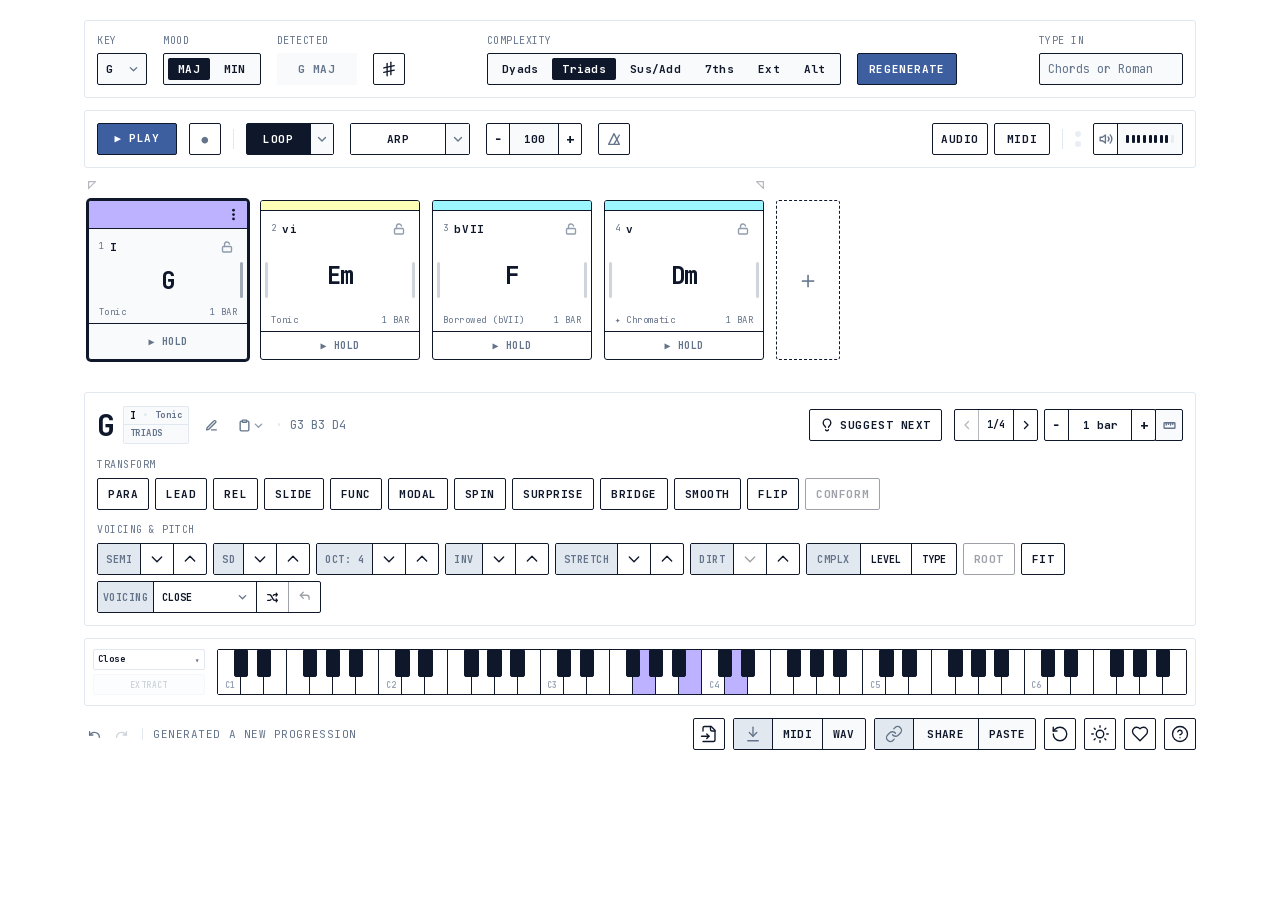
<file: index.html>
<!doctype html>
<html lang="en">
  <head>
    <meta charset="UTF-8" />
    <!-- Icons are generated from brand/glyph.svg by `npm run icons`. The SVG favicon
         is theme-aware; .ico is the legacy fallback. apple-touch-icon must stay the
         opaque, unrounded 180px art — iOS rounds it itself and renders alpha as black. -->
    <link rel="icon" type="image/svg+xml" href="./favicon.svg" />
    <link rel="icon" sizes="48x48" href="./favicon.ico" />
    <link rel="apple-touch-icon" href="./apple-touch-icon.png" />
    <meta name="viewport" content="width=device-width, initial-scale=1.0, viewport-fit=cover" />
    <meta name="theme-color" content="#0f172a" />
    <meta name="description" content="Midiocre — generate, transform and voice chord progressions." />
    <meta property="og:type" content="website" />
    <meta property="og:site_name" content="Midiocre" />
    <meta property="og:title" content="Midiocre — chord progression workbench" />
    <meta property="og:description" content="Generate, transform and voice chord progressions in the browser. No account, no data collected." />
    <meta property="og:url" content="https://midiocre.dustyroom.com/" />
    <meta property="og:image" content="https://midiocre.dustyroom.com/og-card.png" />
    <meta property="og:image:width" content="1200" />
    <meta property="og:image:height" content="630" />
    <meta property="og:image:alt" content="Midiocre — chord progression workbench" />
    <meta name="twitter:card" content="summary_large_image" />
    <meta name="twitter:title" content="Midiocre — chord progression workbench" />
    <meta name="twitter:description" content="Generate, transform and voice chord progressions in the browser. No account, no data collected." />
    <meta name="twitter:image" content="https://midiocre.dustyroom.com/og-card.png" />
    <link rel="canonical" href="https://midiocre.dustyroom.com/" />
    <script type="application/ld+json">{"@context":"https://schema.org","@type":"WebApplication","name":"Midiocre","applicationCategory":"MultimediaApplication","applicationSubCategory":"Chord progression workbench","operatingSystem":"Any","browserRequirements":"Requires JavaScript and the Web Audio API","url":"https://midiocre.dustyroom.com/","description":"Generate, transform and voice chord progressions in the browser. No account, no data collected.","image":"https://midiocre.dustyroom.com/og-card.png","offers":{"@type":"Offer","price":"0","priceCurrency":"USD"},"publisher":{"@type":"Organization","name":"Dustyroom","url":"https://dustyroom.com/"},"softwareHelp":"https://dustyroom.com/midiocre-online-manual/","sameAs":["https://dustyroom.com/midiocre/"]}</script>
    <title>Midiocre — chord progression workbench</title>
    <script>
      // Apply the saved theme before first paint. ThemeToggle only sets data-theme in
      // a useEffect, so without this a dark-theme user gets a white flash on every load.
      // 'chordica-theme-v2' is a FROZEN identifier (src/identifiers.ts); index.html
      // cannot import it, so src/identifiers.test.ts asserts this literal stays in sync.
      try {
        if (localStorage.getItem('chordica-theme-v2') === 'dark') {
          document.documentElement.dataset.theme = 'dark';
        }
      } catch (e) { /* private mode / storage disabled */ }
    </script>
    <style>
      /* Boot screen. Painted before React mounts and before the webfont loads, so it
         carries no text — the wordmark is vector. Literal colours, not var(), because
         index.css is not in the document yet. position:fixed => no vertical reflow. */
      #boot {
        position: fixed; inset: 0; z-index: 10050;
        display: grid; place-items: center;
        /* Optical centring: a block centred at a true 50% reads as sitting low.
           The padding shifts the centred content up by half of it (~4vh -> 46%),
           matching brand/splash-*.svg. */
        box-sizing: border-box; padding-bottom: 8vh;
        background: #ffffff;
      }
      :root[data-theme='dark'] #boot { background: #0f172a; }
      #boot > svg { width: clamp(140px, 22vw, 240px); height: auto; color: #0f172a; }
      :root[data-theme='dark'] #boot > svg { color: #f8fafc; }
      /* The only motion in the splash: it fades out once the app has painted. */
      #boot.boot-done { opacity: 0; pointer-events: none; transition: opacity 180ms ease-out; }
      @media (prefers-reduced-motion: reduce) { #boot.boot-done { transition: none; } }
    </style>
    <script type="module" crossorigin src="./assets/index-CPv8swv4.js"></script>
    <link rel="stylesheet" crossorigin href="./assets/index-DmHu_VWr.css">
  <link rel="manifest" href="./manifest.webmanifest"><script id="vite-plugin-pwa:register-sw" src="./registerSW.js"></script></head>
  <body>
    <div id="root"></div>
    <!-- brand/lockup.svg, injected by the midiocre-boot-lockup plugin in vite.config.ts,
         so the glyph + wordmark path data still lives in exactly one place. -->
    <div id="boot"><svg xmlns="http://www.w3.org/2000/svg" viewBox="0 0 229 200" fill="currentColor" fill-rule="evenodd" role="img" aria-label="Midiocre"><path d="M11.785,182.443L11.785,199.399L0,199.399L0,169.817L11.785,169.817L11.785,171.39C12.201,171.1,12.642,170.834,13.108,170.598C14.912,169.676,16.955,169.215,19.24,169.215C21.245,169.215,23.058,169.696,24.682,170.659C25.544,171.165,26.306,171.775,26.981,172.492C27.683,171.841,28.47,171.28,29.341,170.809C31.305,169.746,33.55,169.215,36.076,169.215C38.44,169.215,40.535,169.717,42.359,170.719C44.183,171.721,45.616,173.163,46.658,175.048C47.7,176.931,48.221,179.196,48.221,181.842L48.221,199.399L36.436,199.399L36.436,182.443C36.436,181.441,36.136,180.649,35.534,180.069C34.933,179.487,34.171,179.196,33.25,179.196C32.609,179.196,32.038,179.327,31.536,179.587C31.035,179.848,30.654,180.219,30.394,180.699C30.133,181.18,30.003,181.762,30.003,182.443L30.003,199.399L18.219,199.399L18.219,182.443C18.219,181.441,17.918,180.649,17.317,180.069C16.715,179.487,15.954,179.196,15.032,179.196C14.39,179.196,13.819,179.327,13.318,179.587C12.817,179.848,12.436,180.219,12.175,180.699C11.915,181.18,11.785,181.762,11.785,182.443ZM51.348,199.399L51.348,169.817L63.132,169.817L63.132,199.399L51.348,199.399ZM57.24,167.051C55.517,167.051,54.084,166.459,52.941,165.278C51.798,164.095,51.227,162.642,51.227,160.918C51.227,159.195,51.798,157.742,52.941,156.559C54.084,155.376,55.517,154.786,57.24,154.786C59.004,154.786,60.447,155.376,61.57,156.559C62.691,157.742,63.253,159.195,63.253,160.918C63.253,162.642,62.691,164.095,61.57,165.278C60.447,166.459,59.004,167.051,57.24,167.051ZM86.461,198.061C85.915,198.402,85.334,198.707,84.718,198.978C83.154,199.66,81.49,200,79.727,200C76.801,200,74.246,199.339,72.062,198.016C69.876,196.693,68.173,194.88,66.951,192.574C65.728,190.27,65.117,187.614,65.117,184.608C65.117,181.601,65.728,178.936,66.951,176.611C68.173,174.286,69.876,172.472,72.062,171.17C74.246,169.867,76.801,169.215,79.727,169.215C81.49,169.215,83.154,169.507,84.718,170.087C85.224,170.272,85.705,170.483,86.16,170.719L86.16,155.387L97.945,155.387L97.945,199.399L86.461,199.399L86.461,198.061ZM81.892,189.659C82.894,189.659,83.755,189.448,84.477,189.027C85.199,188.606,85.77,188.015,86.191,187.254C86.612,186.492,86.822,185.61,86.822,184.608C86.822,183.605,86.621,182.734,86.221,181.992C85.82,181.25,85.249,180.66,84.507,180.219C83.766,179.778,82.914,179.558,81.952,179.558C80.99,179.558,80.138,179.778,79.396,180.219C78.655,180.66,78.064,181.261,77.623,182.022C77.182,182.784,76.961,183.646,76.961,184.608C76.961,185.569,77.171,186.431,77.593,187.193C78.014,187.955,78.605,188.556,79.366,188.997C80.128,189.438,80.97,189.659,81.892,189.659ZM101.733,199.399L101.733,169.817L113.518,169.817L113.518,199.399L101.733,199.399ZM107.626,167.051C105.902,167.051,104.469,166.459,103.327,165.278C102.184,164.095,101.613,162.642,101.613,160.918C101.613,159.195,102.184,157.742,103.327,156.559C104.469,155.376,105.902,154.786,107.626,154.786C109.389,154.786,110.833,155.376,111.955,156.559C113.078,157.742,113.638,159.195,113.638,160.918C113.638,162.642,113.078,164.095,111.955,165.278C110.833,166.459,109.389,167.051,107.626,167.051ZM133.751,200C130.503,200,127.608,199.329,125.062,197.986C122.517,196.643,120.513,194.789,119.05,192.424C117.586,190.059,116.855,187.394,116.855,184.428C116.855,181.461,117.577,178.816,119.019,176.49C120.463,174.166,122.457,172.332,125.003,170.989C127.547,169.647,130.444,168.975,133.691,168.975C136.937,168.975,139.823,169.647,142.349,170.989C144.874,172.332,146.868,174.166,148.331,176.49C149.794,178.816,150.526,181.461,150.526,184.428C150.526,187.394,149.804,190.059,148.361,192.424C146.918,194.789,144.934,196.643,142.408,197.986C139.884,199.329,136.997,200,133.751,200ZM133.691,189.659C134.692,189.659,135.564,189.448,136.305,189.027C137.047,188.606,137.619,188.005,138.019,187.223C138.42,186.442,138.621,185.53,138.621,184.487C138.621,183.445,138.41,182.534,137.99,181.752C137.569,180.971,136.997,180.369,136.276,179.948C135.554,179.527,134.692,179.317,133.691,179.317C132.728,179.317,131.877,179.538,131.135,179.978C130.393,180.419,129.812,181.03,129.392,181.812C128.971,182.593,128.76,183.506,128.76,184.548C128.76,185.549,128.971,186.442,129.392,187.223C129.812,188.005,130.393,188.606,131.135,189.027C131.877,189.448,132.728,189.659,133.691,189.659ZM172.767,199.554C171.465,199.85,170.046,200,168.518,200C165.312,200,162.426,199.339,159.86,198.016C157.295,196.693,155.271,194.859,153.788,192.514C152.304,190.169,151.563,187.514,151.563,184.548C151.563,181.542,152.315,178.866,153.818,176.521C155.321,174.176,157.365,172.332,159.95,170.989C162.536,169.647,165.452,168.975,168.699,168.975C170.142,168.975,171.499,169.111,172.767,169.391L172.767,180.739C172.251,180.269,171.675,179.913,171.044,179.677C170.403,179.437,169.621,179.317,168.699,179.317C167.737,179.317,166.865,179.527,166.084,179.948C165.302,180.369,164.67,180.96,164.19,181.722C163.709,182.483,163.468,183.385,163.468,184.428C163.468,185.47,163.709,186.381,164.19,187.163C164.67,187.945,165.312,188.556,166.113,188.997C166.915,189.438,167.776,189.659,168.699,189.659C169.741,189.659,170.603,189.498,171.285,189.177C171.83,188.917,172.327,188.581,172.767,188.17L172.767,199.554ZM187.669,183.285L187.669,199.278L175.884,199.278L175.884,169.696L187.669,169.696L187.669,171.24C189.668,169.807,192.153,169.095,195.124,169.095C196.487,169.095,197.659,169.255,198.642,169.577C199.623,169.897,200.415,170.358,201.017,170.959L194.402,180.339C194.122,180.018,193.706,179.747,193.16,179.527C192.619,179.307,191.988,179.196,191.277,179.196C190.074,179.196,189.172,179.552,188.571,180.264C187.97,180.975,187.669,181.983,187.669,183.285ZM208.407,188.17C208.468,188.341,208.533,188.506,208.608,188.666C209.109,189.769,209.84,190.601,210.803,191.161C211.764,191.723,212.967,192.003,214.409,192.003C215.813,192.003,217.045,191.773,218.107,191.312C219.169,190.851,220.141,190.12,221.023,189.117L226.916,194.95C225.432,196.633,223.649,197.896,221.565,198.738C219.48,199.579,217.095,200,214.409,200C210.963,200,207.936,199.349,205.33,198.046C202.725,196.743,200.691,194.92,199.227,192.574C197.765,190.23,197.033,187.533,197.033,184.487C197.033,181.481,197.745,178.816,199.168,176.49C200.59,174.166,202.545,172.332,205.03,170.989C207.515,169.647,210.321,168.975,213.448,168.975C216.534,168.975,219.26,169.606,221.625,170.869C223.99,172.132,225.844,173.885,227.187,176.13C228.529,178.375,229.2,180.94,229.2,183.826C229.2,184.428,229.171,185.059,229.11,185.72C229.05,186.381,228.92,187.153,228.719,188.035L208.407,188.17ZM208.367,180.946L218.533,180.865C218.463,180.579,218.378,180.314,218.288,180.069C217.907,179.046,217.336,178.274,216.574,177.754C215.813,177.232,214.85,176.972,213.688,176.972C212.486,176.972,211.444,177.273,210.562,177.874C209.68,178.475,209.008,179.337,208.547,180.459C208.482,180.615,208.423,180.78,208.367,180.946Z"/><path d="M72.07,0L125.642,0C127.012,8.626,129.484,14.998,132.815,19.954C137.551,27.036,144.087,31.563,152.711,35.104C173.421,43.589,207.305,43.984,229.198,43.484L229.187,112.321C199.55,110.952,164.738,107.852,134.696,95.176C131.678,93.899,128.218,94.224,125.479,96.047C122.751,97.857,121.102,100.922,121.102,104.196L121.102,132.426C99.047,132.38,97.457,132.647,89.506,131.928C71.419,130.291,54.204,124.405,39.532,113.633C36.548,111.451,32.602,111.126,29.316,112.797C26.02,114.457,23.942,117.835,23.942,121.527L23.942,140.831L0.006,140.831L0.006,0L29.584,0C30.338,9.055,31.998,21.917,35.806,34.674C39.73,47.838,45.986,60.792,55.435,70.044C58.244,72.807,62.447,73.608,66.079,72.087C69.713,70.555,72.07,67.002,72.07,63.056L72.07,0Z"/></svg></div>
  </body>
</html>
</file>
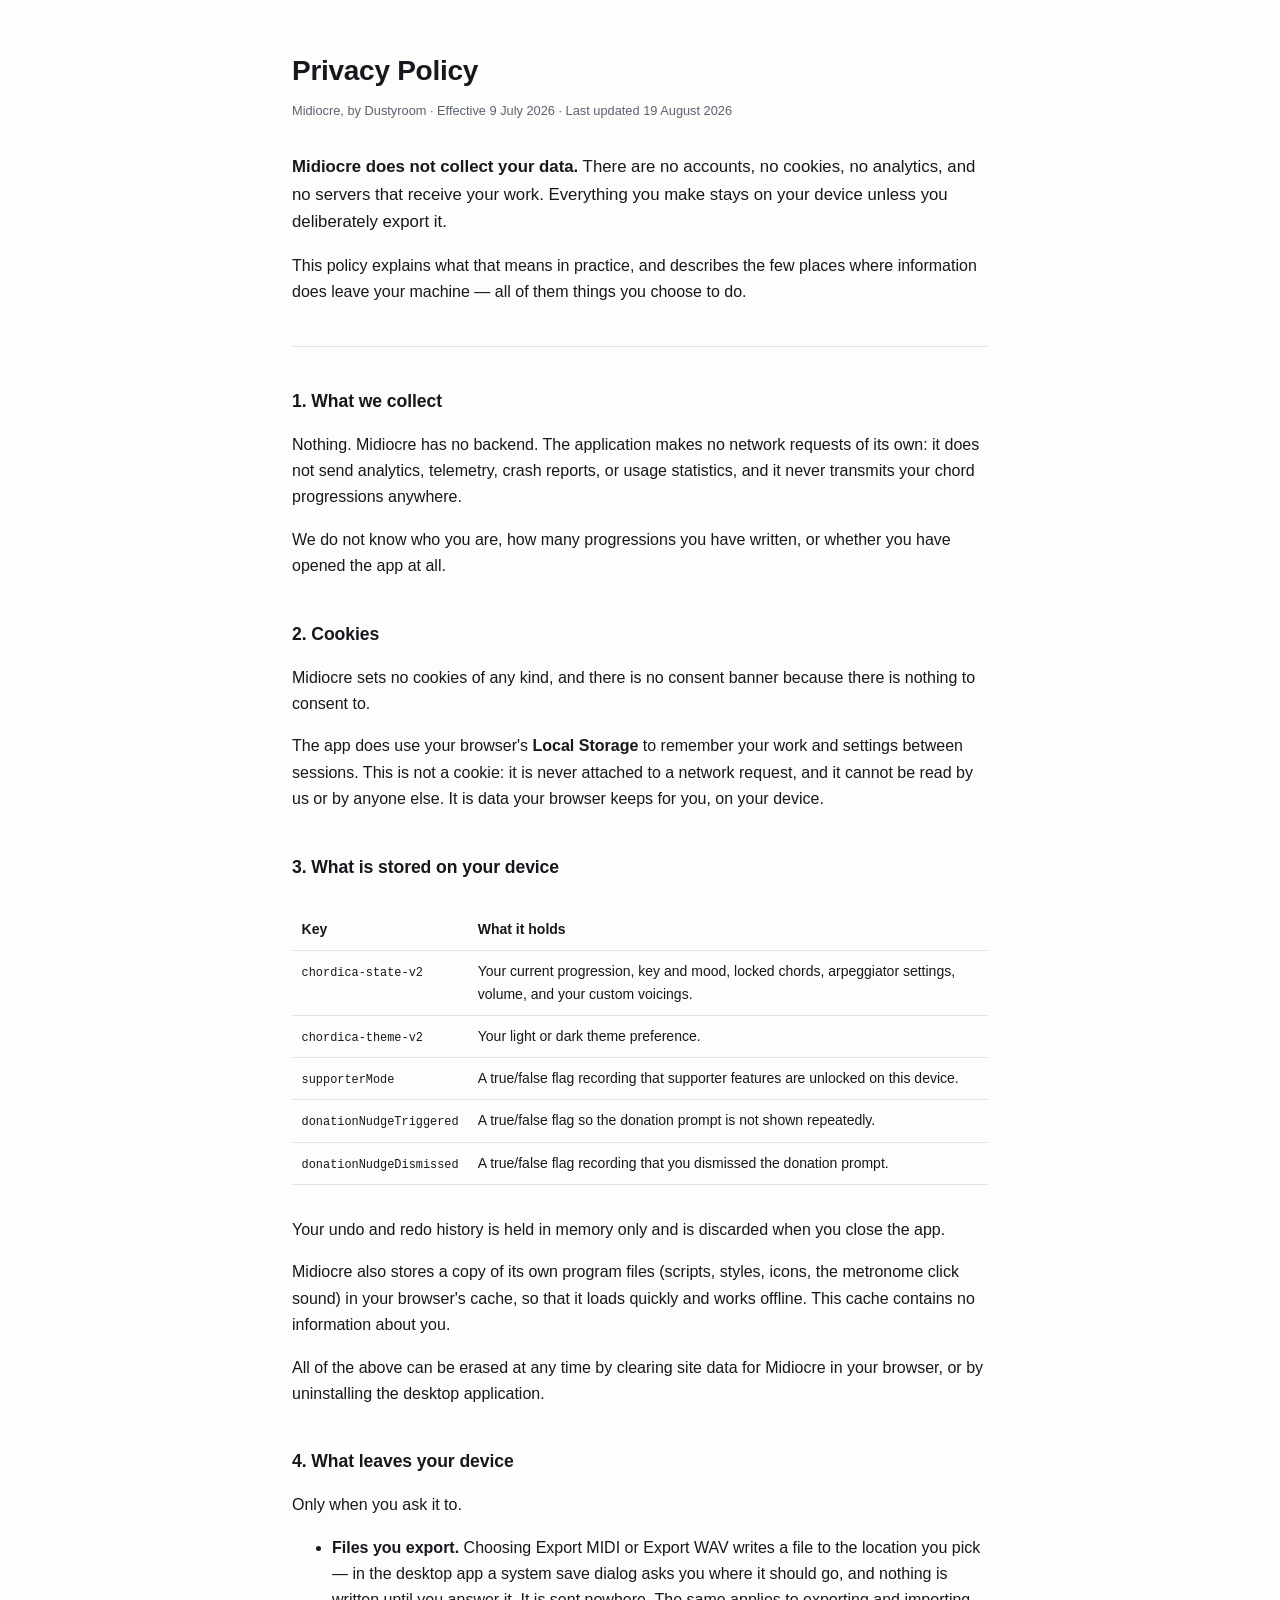
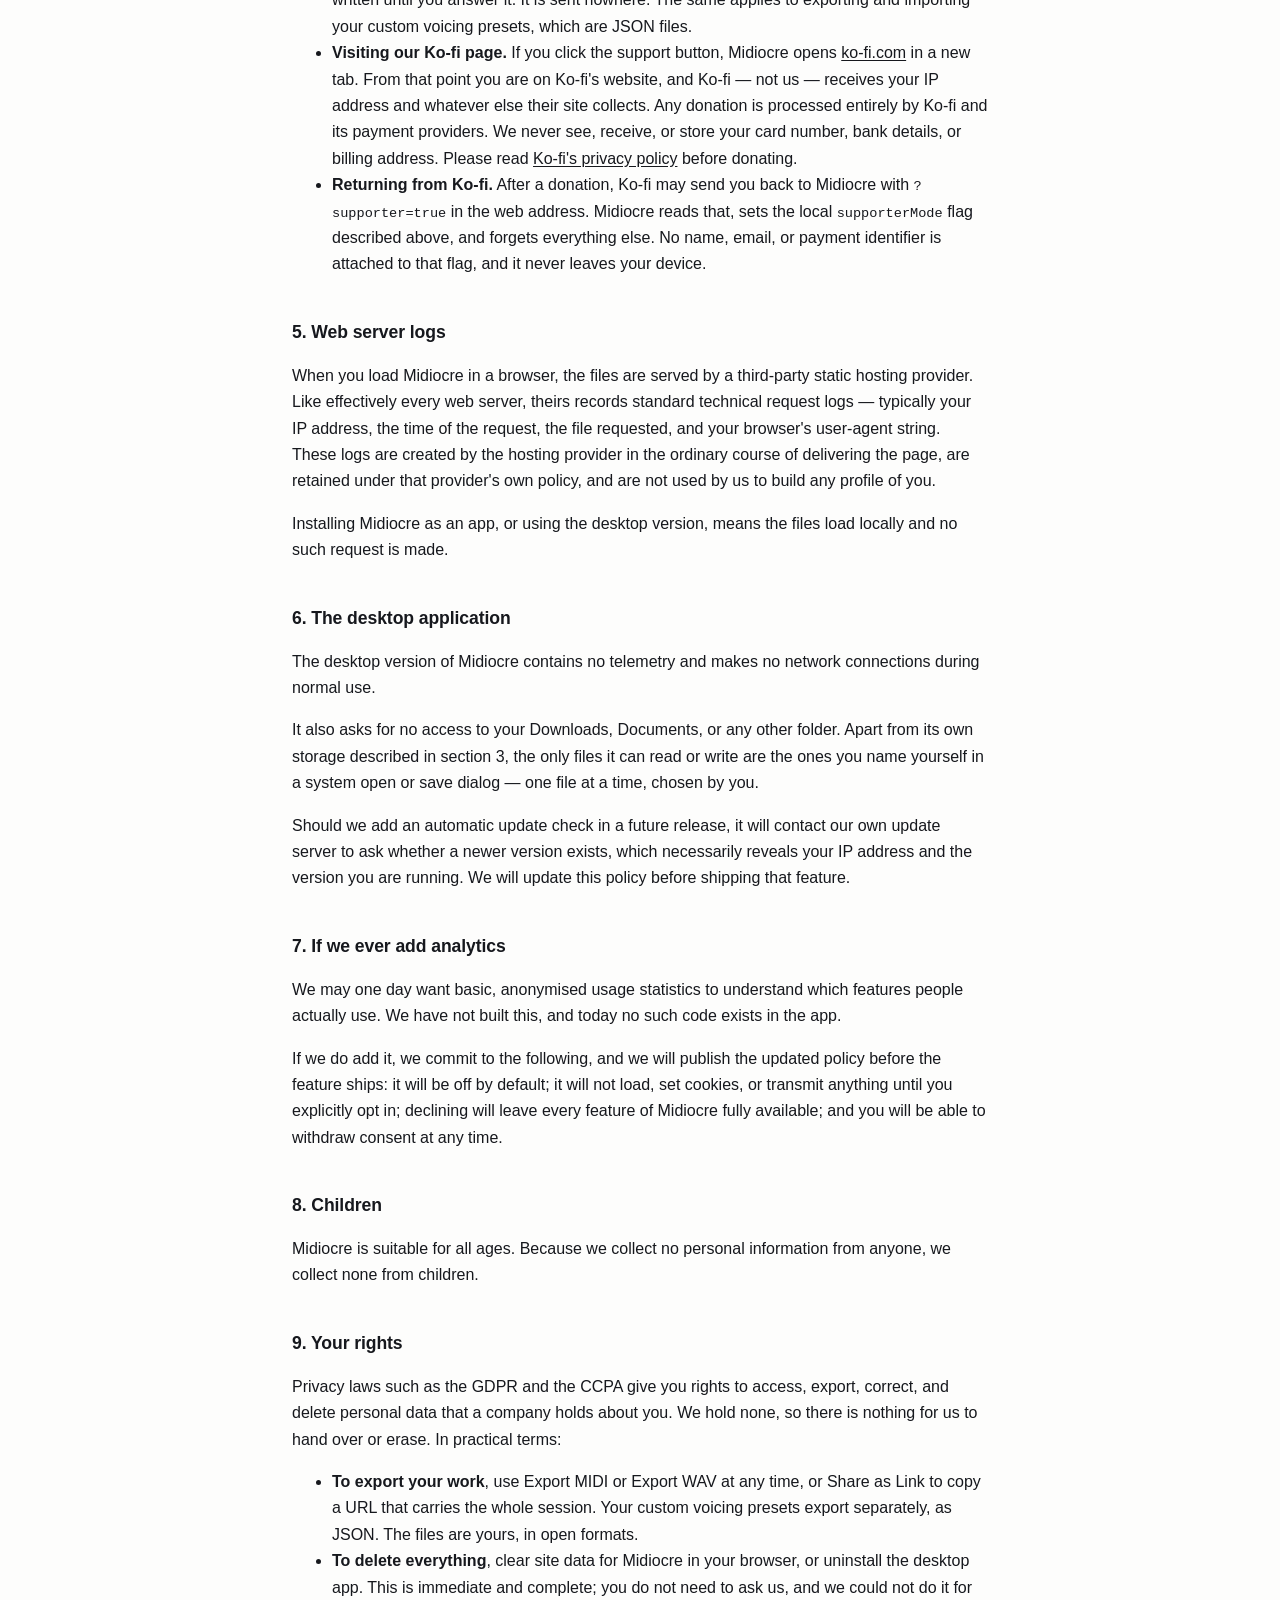
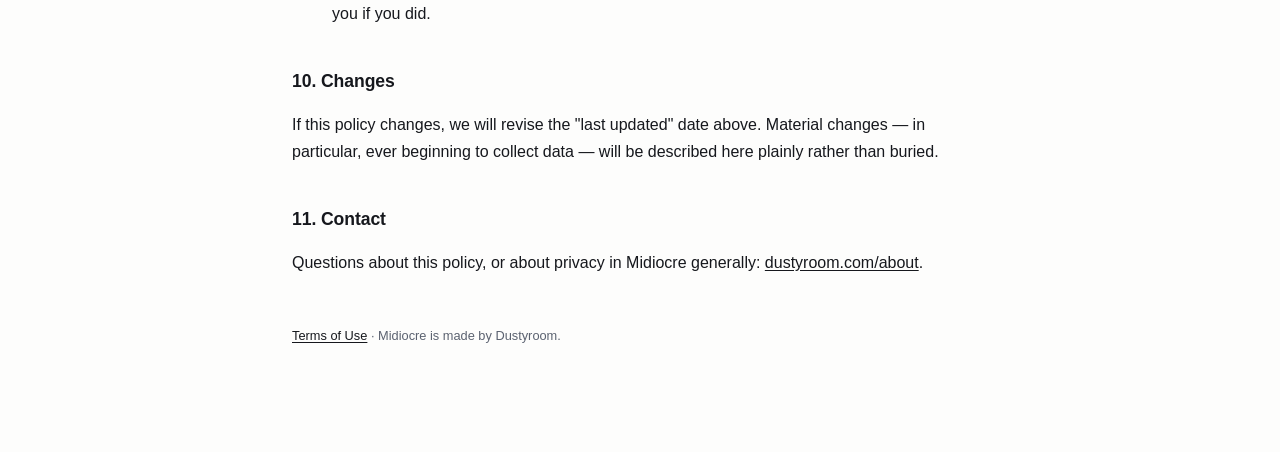
<file: legal/privacy-policy.html>
<!doctype html>
<html lang="en">
<head>
<meta charset="utf-8">
<meta name="viewport" content="width=device-width, initial-scale=1">
<title>Privacy Policy — Midiocre</title>
<style>
  :root { color-scheme: light dark; --fg: #16181d; --fg-soft: #5b6270; --bg: #fdfdfc; --line: #e2e2df; --accent: #16181d; }
  @media (prefers-color-scheme: dark) {
    :root { --fg: #e8e8e6; --fg-soft: #9aa1ad; --bg: #16181d; --line: #2c2f36; --accent: #e8e8e6; }
  }
  * { box-sizing: border-box; }
  body {
    margin: 0 auto; padding: 3rem 1.25rem 6rem; max-width: 46rem;
    background: var(--bg); color: var(--fg);
    font: 16px/1.65 -apple-system, BlinkMacSystemFont, "Segoe UI", Inter, Helvetica, Arial, sans-serif;
  }
  h1 { font-size: 1.75rem; margin: 0 0 .35rem; letter-spacing: -.01em; }
  h2 { font-size: 1.1rem; margin: 2.5rem 0 .75rem; letter-spacing: -.005em; }
  .dates { color: var(--fg-soft); font-size: .8rem; margin: 0 0 2rem; }
  .lede { font-size: 1.05rem; }
  hr { border: 0; border-top: 1px solid var(--line); margin: 2.5rem 0; }
  table { border-collapse: collapse; width: 100%; font-size: .875rem; margin: 1rem 0; }
  th, td { text-align: left; padding: .55rem .6rem; border-bottom: 1px solid var(--line); vertical-align: top; }
  th { font-weight: 600; }
  code { font-family: ui-monospace, SFMono-Regular, Menlo, monospace; font-size: .85em; }
  a { color: var(--accent); text-underline-offset: 2px; }
  .wrap { overflow-x: auto; }
  footer { margin-top: 3rem; color: var(--fg-soft); font-size: .8rem; }
</style>
</head>
<body>

<h1>Privacy Policy</h1>
<p class="dates">Midiocre, by Dustyroom · Effective 9 July 2026 · Last updated 19 August 2026</p>

<p class="lede"><strong>Midiocre does not collect your data.</strong> There are no accounts, no cookies, no analytics, and no servers that receive your work. Everything you make stays on your device unless you deliberately export it.</p>

<p>This policy explains what that means in practice, and describes the few places where information does leave your machine — all of them things you choose to do.</p>

<hr>

<h2>1. What we collect</h2>

<p>Nothing. Midiocre has no backend. The application makes no network requests of its own: it does not send analytics, telemetry, crash reports, or usage statistics, and it never transmits your chord progressions anywhere.</p>

<p>We do not know who you are, how many progressions you have written, or whether you have opened the app at all.</p>

<h2>2. Cookies</h2>

<p>Midiocre sets no cookies of any kind, and there is no consent banner because there is nothing to consent to.</p>

<p>The app does use your browser's <strong>Local Storage</strong> to remember your work and settings between sessions. This is not a cookie: it is never attached to a network request, and it cannot be read by us or by anyone else. It is data your browser keeps for you, on your device.</p>

<h2>3. What is stored on your device</h2>

<div class="wrap">
<table>
  <thead>
    <tr><th>Key</th><th>What it holds</th></tr>
  </thead>
  <tbody>
    <tr><td><code>chordica-state-v2</code></td><td>Your current progression, key and mood, locked chords, arpeggiator settings, volume, and your custom voicings.</td></tr>
    <tr><td><code>chordica-theme-v2</code></td><td>Your light or dark theme preference.</td></tr>
    <tr><td><code>supporterMode</code></td><td>A true/false flag recording that supporter features are unlocked on this device.</td></tr>
    <tr><td><code>donationNudgeTriggered</code></td><td>A true/false flag so the donation prompt is not shown repeatedly.</td></tr>
    <tr><td><code>donationNudgeDismissed</code></td><td>A true/false flag recording that you dismissed the donation prompt.</td></tr>
  </tbody>
</table>
</div>

<p>Your undo and redo history is held in memory only and is discarded when you close the app.</p>

<p>Midiocre also stores a copy of its own program files (scripts, styles, icons, the metronome click sound) in your browser's cache, so that it loads quickly and works offline. This cache contains no information about you.</p>

<p>All of the above can be erased at any time by clearing site data for Midiocre in your browser, or by uninstalling the desktop application.</p>

<h2>4. What leaves your device</h2>

<p>Only when you ask it to.</p>

<ul>
  <li><strong>Files you export.</strong> Choosing Export MIDI or Export WAV writes a file to the location you pick — in the desktop app a system save dialog asks you where it should go, and nothing is written until you answer it. It is sent nowhere. The same applies to exporting and importing your custom voicing presets, which are JSON files.</li>
  <li><strong>Visiting our Ko-fi page.</strong> If you click the support button, Midiocre opens <a href="https://ko-fi.com/Z8Z523ZDI" rel="noopener noreferrer">ko-fi.com</a> in a new tab. From that point you are on Ko-fi's website, and Ko-fi — not us — receives your IP address and whatever else their site collects. Any donation is processed entirely by Ko-fi and its payment providers. We never see, receive, or store your card number, bank details, or billing address. Please read <a href="https://more.ko-fi.com/privacy" rel="noopener noreferrer">Ko-fi's privacy policy</a> before donating.</li>
  <li><strong>Returning from Ko-fi.</strong> After a donation, Ko-fi may send you back to Midiocre with <code>?supporter=true</code> in the web address. Midiocre reads that, sets the local <code>supporterMode</code> flag described above, and forgets everything else. No name, email, or payment identifier is attached to that flag, and it never leaves your device.</li>
</ul>

<h2>5. Web server logs</h2>

<p>When you load Midiocre in a browser, the files are served by a third-party static hosting provider. Like effectively every web server, theirs records standard technical request logs — typically your IP address, the time of the request, the file requested, and your browser's user-agent string. These logs are created by the hosting provider in the ordinary course of delivering the page, are retained under that provider's own policy, and are not used by us to build any profile of you.</p>

<p>Installing Midiocre as an app, or using the desktop version, means the files load locally and no such request is made.</p>

<h2>6. The desktop application</h2>

<p>The desktop version of Midiocre contains no telemetry and makes no network connections during normal use.</p>

<p>It also asks for no access to your Downloads, Documents, or any other folder. Apart from its own storage described in section 3, the only files it can read or write are the ones you name yourself in a system open or save dialog — one file at a time, chosen by you.</p>

<p>Should we add an automatic update check in a future release, it will contact our own update server to ask whether a newer version exists, which necessarily reveals your IP address and the version you are running. We will update this policy before shipping that feature.</p>

<h2>7. If we ever add analytics</h2>

<p>We may one day want basic, anonymised usage statistics to understand which features people actually use. We have not built this, and today no such code exists in the app.</p>

<p>If we do add it, we commit to the following, and we will publish the updated policy before the feature ships: it will be off by default; it will not load, set cookies, or transmit anything until you explicitly opt in; declining will leave every feature of Midiocre fully available; and you will be able to withdraw consent at any time.</p>

<h2>8. Children</h2>

<p>Midiocre is suitable for all ages. Because we collect no personal information from anyone, we collect none from children.</p>

<h2>9. Your rights</h2>

<p>Privacy laws such as the GDPR and the CCPA give you rights to access, export, correct, and delete personal data that a company holds about you. We hold none, so there is nothing for us to hand over or erase. In practical terms:</p>

<ul>
  <li><strong>To export your work</strong>, use Export MIDI or Export WAV at any time, or Share as Link to copy a URL that carries the whole session. Your custom voicing presets export separately, as JSON. The files are yours, in open formats.</li>
  <li><strong>To delete everything</strong>, clear site data for Midiocre in your browser, or uninstall the desktop app. This is immediate and complete; you do not need to ask us, and we could not do it for you if you did.</li>
</ul>

<h2>10. Changes</h2>

<p>If this policy changes, we will revise the "last updated" date above. Material changes — in particular, ever beginning to collect data — will be described here plainly rather than buried.</p>

<h2>11. Contact</h2>

<p>Questions about this policy, or about privacy in Midiocre generally: <a href="https://dustyroom.com/about/" rel="noopener noreferrer">dustyroom.com/about</a>.</p>

<footer>
  <p><a href="./terms-of-use.html">Terms of Use</a> · Midiocre is made by Dustyroom.</p>
</footer>

</body>
</html>
</file>
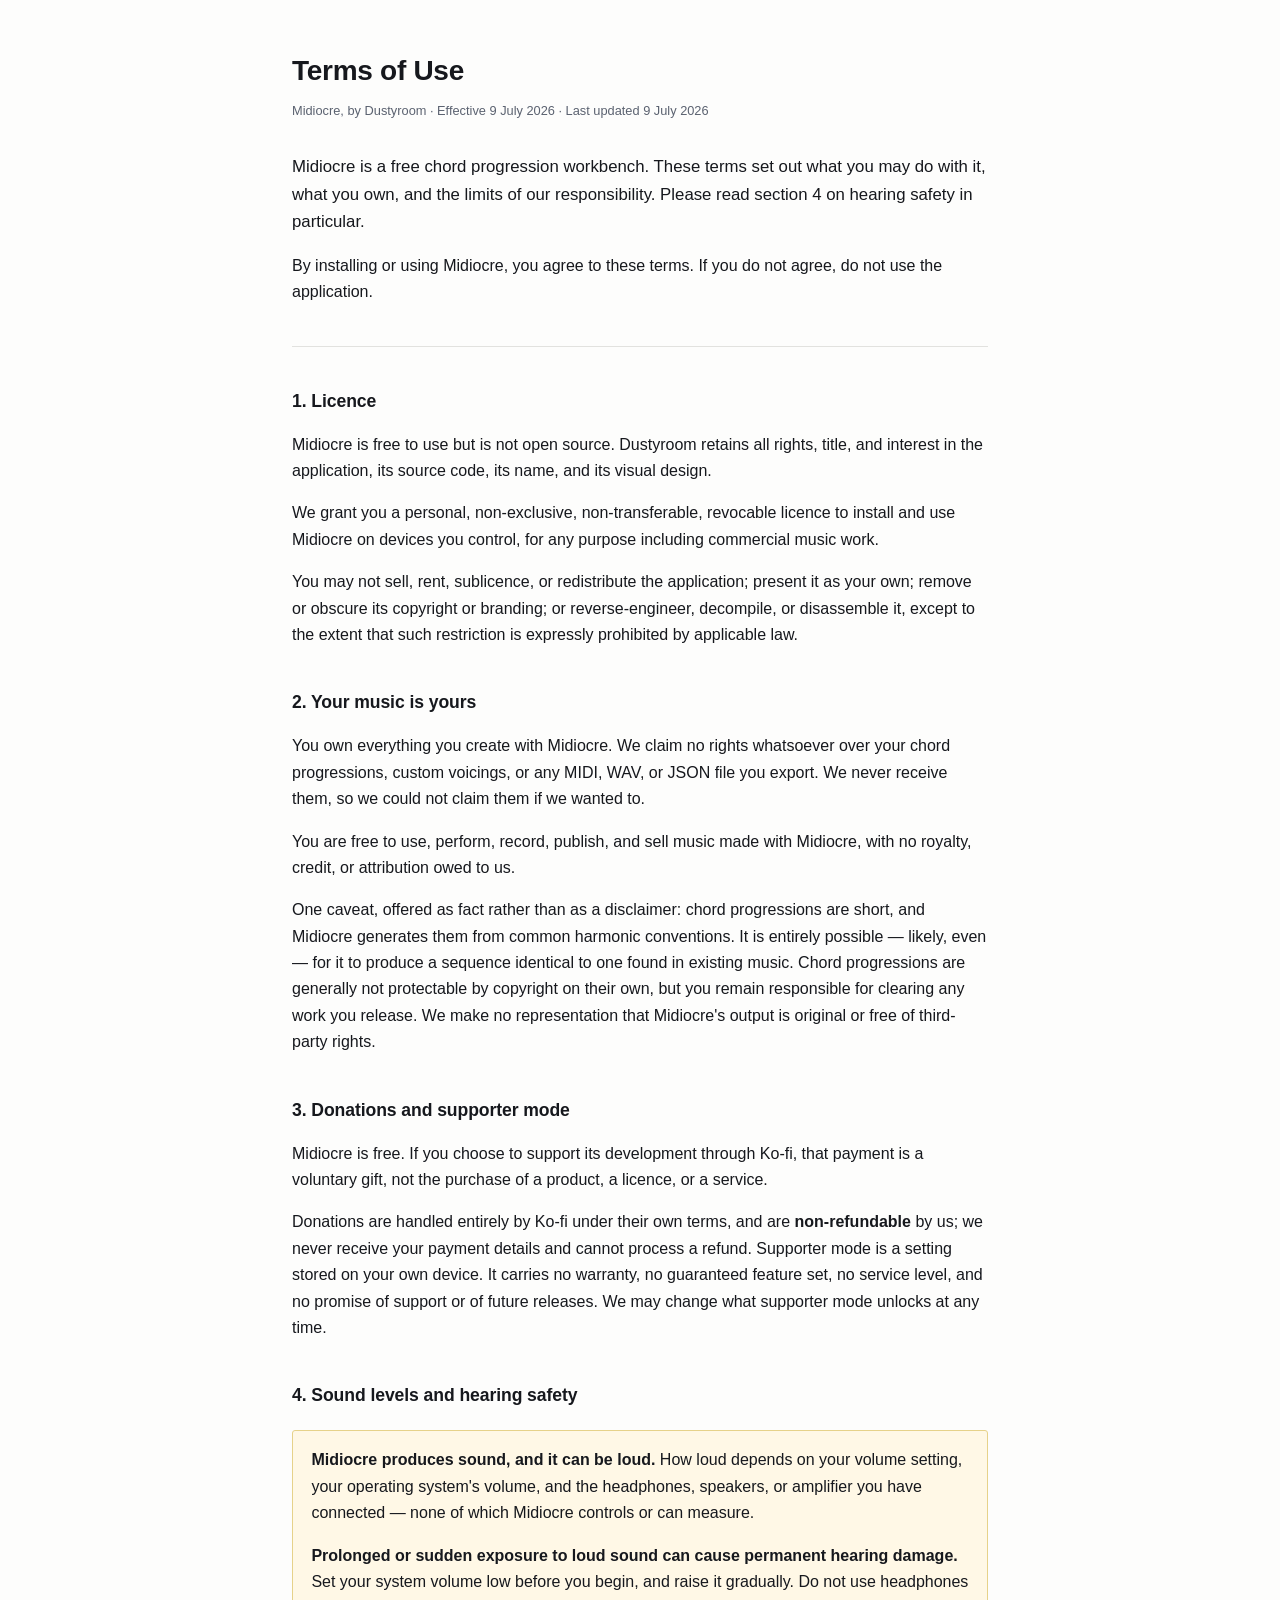
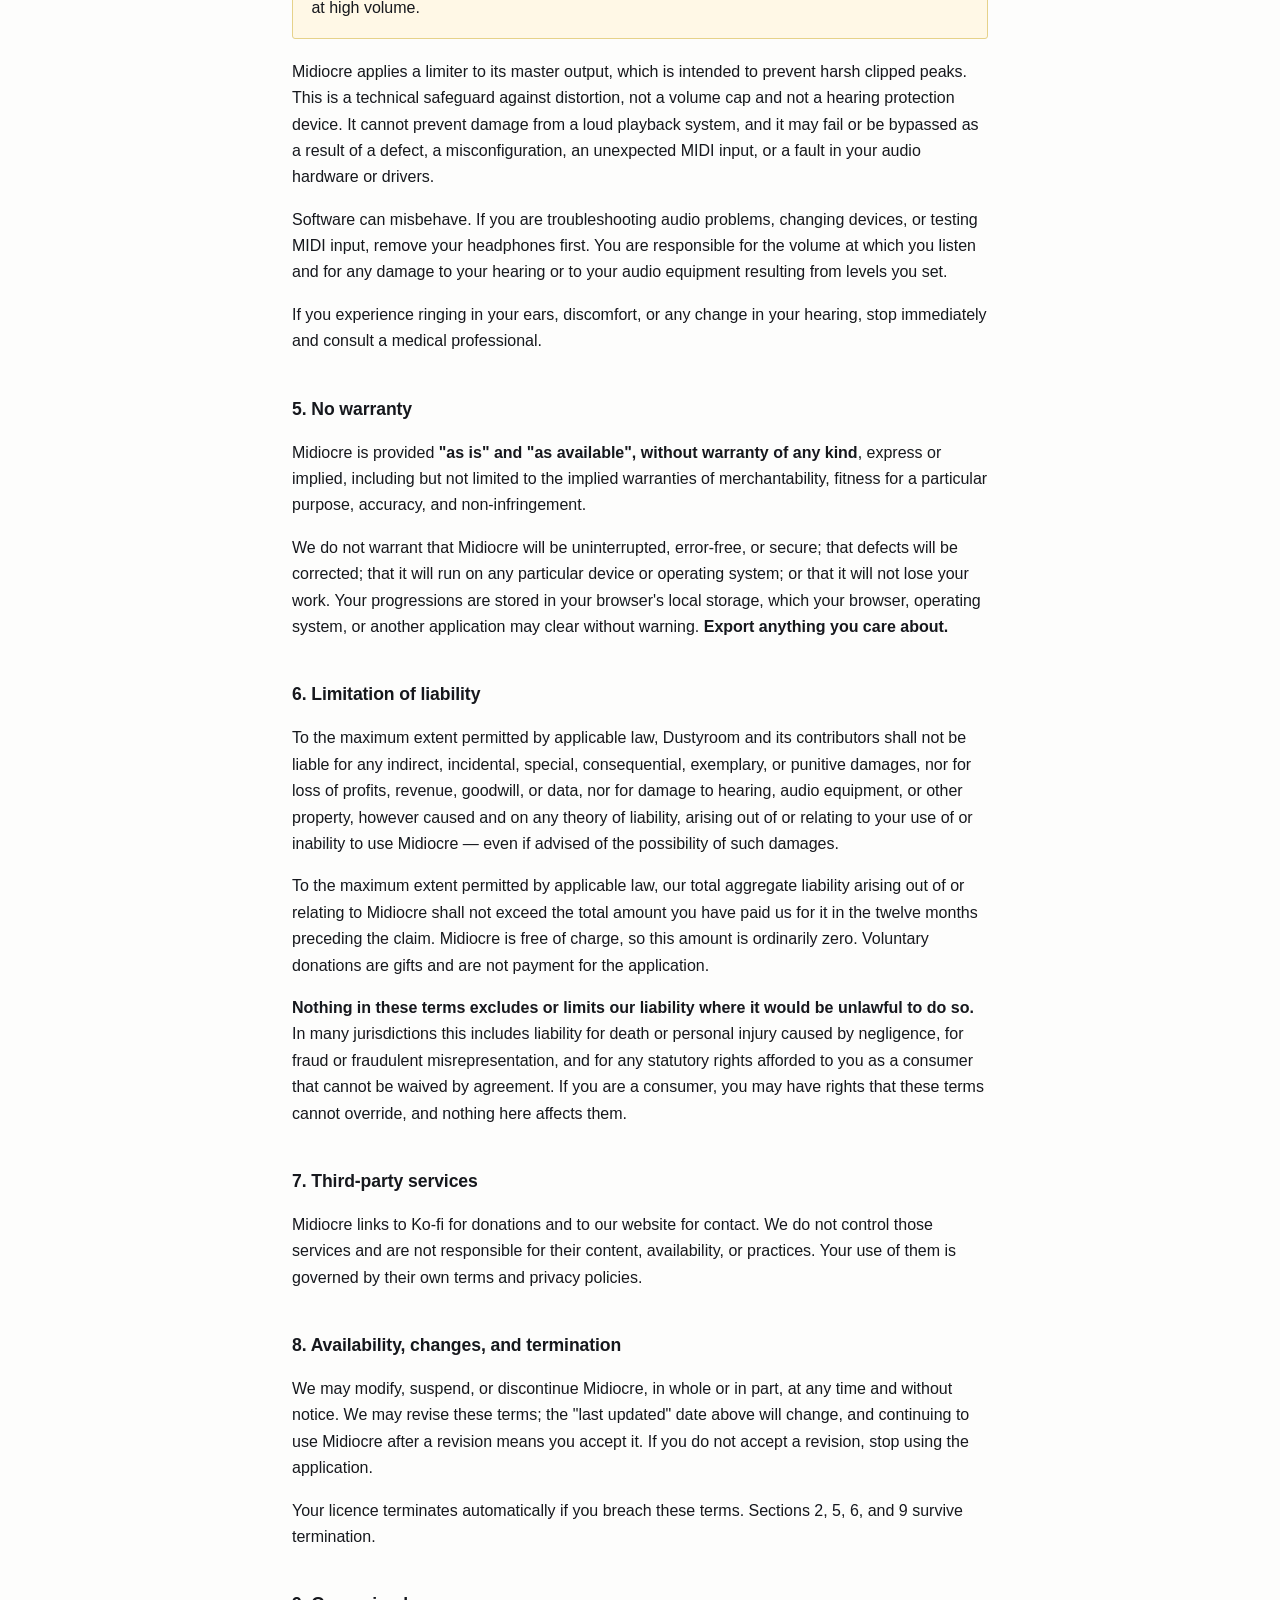
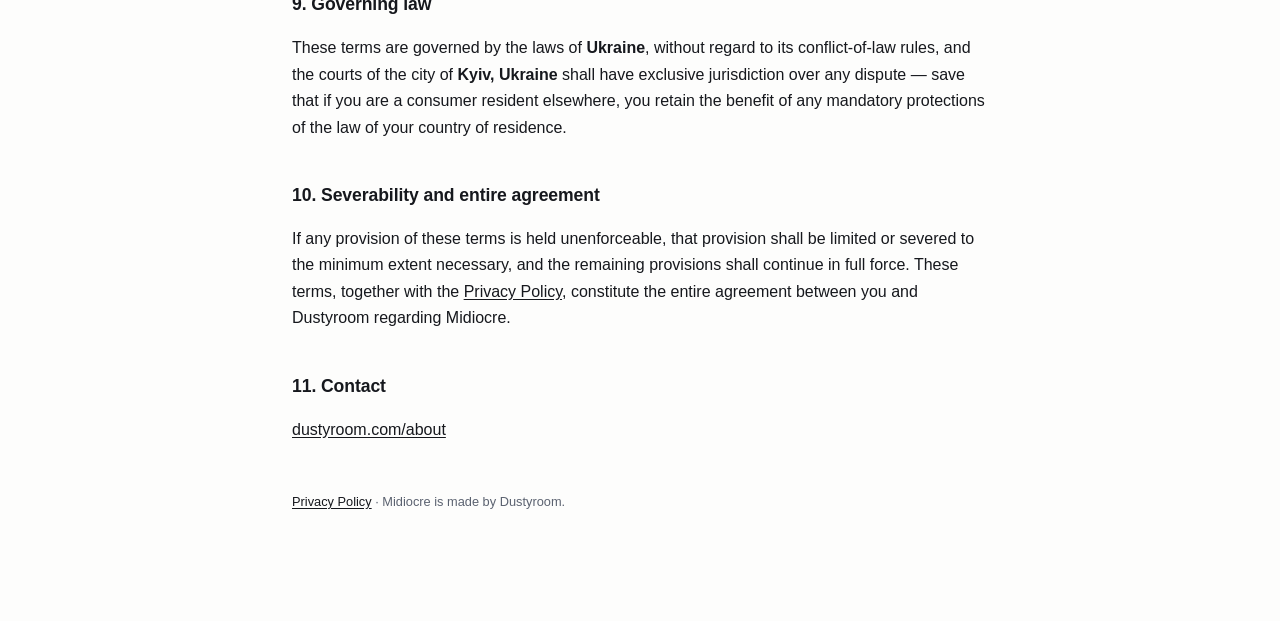
<file: legal/terms-of-use.html>
<!doctype html>
<html lang="en">
<head>
<meta charset="utf-8">
<meta name="viewport" content="width=device-width, initial-scale=1">
<title>Terms of Use — Midiocre</title>
<style>
  :root { color-scheme: light dark; --fg: #16181d; --fg-soft: #5b6270; --bg: #fdfdfc; --line: #e2e2df; --accent: #16181d; --warn-bg: #fff8e6; --warn-line: #e6d28a; }
  @media (prefers-color-scheme: dark) {
    :root { --fg: #e8e8e6; --fg-soft: #9aa1ad; --bg: #16181d; --line: #2c2f36; --accent: #e8e8e6; --warn-bg: #2a2412; --warn-line: #5c4d1f; }
  }
  * { box-sizing: border-box; }
  body {
    margin: 0 auto; padding: 3rem 1.25rem 6rem; max-width: 46rem;
    background: var(--bg); color: var(--fg);
    font: 16px/1.65 -apple-system, BlinkMacSystemFont, "Segoe UI", Inter, Helvetica, Arial, sans-serif;
  }
  h1 { font-size: 1.75rem; margin: 0 0 .35rem; letter-spacing: -.01em; }
  h2 { font-size: 1.1rem; margin: 2.5rem 0 .75rem; letter-spacing: -.005em; }
  .dates { color: var(--fg-soft); font-size: .8rem; margin: 0 0 2rem; }
  .lede { font-size: 1.05rem; }
  hr { border: 0; border-top: 1px solid var(--line); margin: 2.5rem 0; }
  .callout {
    background: var(--warn-bg); border: 1px solid var(--warn-line);
    border-radius: 3px; padding: 1rem 1.15rem; margin: 1.25rem 0;
  }
  .callout p:first-child { margin-top: 0; }
  .callout p:last-child { margin-bottom: 0; }
  code { font-family: ui-monospace, SFMono-Regular, Menlo, monospace; font-size: .85em; }
  a { color: var(--accent); text-underline-offset: 2px; }
  footer { margin-top: 3rem; color: var(--fg-soft); font-size: .8rem; }
</style>
</head>
<body>

<h1>Terms of Use</h1>
<p class="dates">Midiocre, by Dustyroom · Effective 9 July 2026 · Last updated 9 July 2026</p>

<p class="lede">Midiocre is a free chord progression workbench. These terms set out what you may do with it, what you own, and the limits of our responsibility. Please read section 4 on hearing safety in particular.</p>

<p>By installing or using Midiocre, you agree to these terms. If you do not agree, do not use the application.</p>

<hr>

<h2>1. Licence</h2>

<p>Midiocre is free to use but is not open source. Dustyroom retains all rights, title, and interest in the application, its source code, its name, and its visual design.</p>

<p>We grant you a personal, non-exclusive, non-transferable, revocable licence to install and use Midiocre on devices you control, for any purpose including commercial music work.</p>

<p>You may not sell, rent, sublicence, or redistribute the application; present it as your own; remove or obscure its copyright or branding; or reverse-engineer, decompile, or disassemble it, except to the extent that such restriction is expressly prohibited by applicable law.</p>

<h2>2. Your music is yours</h2>

<p>You own everything you create with Midiocre. We claim no rights whatsoever over your chord progressions, custom voicings, or any MIDI, WAV, or JSON file you export. We never receive them, so we could not claim them if we wanted to.</p>

<p>You are free to use, perform, record, publish, and sell music made with Midiocre, with no royalty, credit, or attribution owed to us.</p>

<p>One caveat, offered as fact rather than as a disclaimer: chord progressions are short, and Midiocre generates them from common harmonic conventions. It is entirely possible — likely, even — for it to produce a sequence identical to one found in existing music. Chord progressions are generally not protectable by copyright on their own, but you remain responsible for clearing any work you release. We make no representation that Midiocre's output is original or free of third-party rights.</p>

<h2>3. Donations and supporter mode</h2>

<p>Midiocre is free. If you choose to support its development through Ko-fi, that payment is a voluntary gift, not the purchase of a product, a licence, or a service.</p>

<p>Donations are handled entirely by Ko-fi under their own terms, and are <strong>non-refundable</strong> by us; we never receive your payment details and cannot process a refund. Supporter mode is a setting stored on your own device. It carries no warranty, no guaranteed feature set, no service level, and no promise of support or of future releases. We may change what supporter mode unlocks at any time.</p>

<h2>4. Sound levels and hearing safety</h2>

<div class="callout">
  <p><strong>Midiocre produces sound, and it can be loud.</strong> How loud depends on your volume setting, your operating system's volume, and the headphones, speakers, or amplifier you have connected — none of which Midiocre controls or can measure.</p>
  <p><strong>Prolonged or sudden exposure to loud sound can cause permanent hearing damage.</strong> Set your system volume low before you begin, and raise it gradually. Do not use headphones at high volume.</p>
</div>

<p>Midiocre applies a limiter to its master output, which is intended to prevent harsh clipped peaks. This is a technical safeguard against distortion, not a volume cap and not a hearing protection device. It cannot prevent damage from a loud playback system, and it may fail or be bypassed as a result of a defect, a misconfiguration, an unexpected MIDI input, or a fault in your audio hardware or drivers.</p>

<p>Software can misbehave. If you are troubleshooting audio problems, changing devices, or testing MIDI input, remove your headphones first. You are responsible for the volume at which you listen and for any damage to your hearing or to your audio equipment resulting from levels you set.</p>

<p>If you experience ringing in your ears, discomfort, or any change in your hearing, stop immediately and consult a medical professional.</p>

<h2>5. No warranty</h2>

<p>Midiocre is provided <strong>"as is" and "as available", without warranty of any kind</strong>, express or implied, including but not limited to the implied warranties of merchantability, fitness for a particular purpose, accuracy, and non-infringement.</p>

<p>We do not warrant that Midiocre will be uninterrupted, error-free, or secure; that defects will be corrected; that it will run on any particular device or operating system; or that it will not lose your work. Your progressions are stored in your browser's local storage, which your browser, operating system, or another application may clear without warning. <strong>Export anything you care about.</strong></p>

<h2>6. Limitation of liability</h2>

<p>To the maximum extent permitted by applicable law, Dustyroom and its contributors shall not be liable for any indirect, incidental, special, consequential, exemplary, or punitive damages, nor for loss of profits, revenue, goodwill, or data, nor for damage to hearing, audio equipment, or other property, however caused and on any theory of liability, arising out of or relating to your use of or inability to use Midiocre — even if advised of the possibility of such damages.</p>

<p>To the maximum extent permitted by applicable law, our total aggregate liability arising out of or relating to Midiocre shall not exceed the total amount you have paid us for it in the twelve months preceding the claim. Midiocre is free of charge, so this amount is ordinarily zero. Voluntary donations are gifts and are not payment for the application.</p>

<p><strong>Nothing in these terms excludes or limits our liability where it would be unlawful to do so.</strong> In many jurisdictions this includes liability for death or personal injury caused by negligence, for fraud or fraudulent misrepresentation, and for any statutory rights afforded to you as a consumer that cannot be waived by agreement. If you are a consumer, you may have rights that these terms cannot override, and nothing here affects them.</p>

<h2>7. Third-party services</h2>

<p>Midiocre links to Ko-fi for donations and to our website for contact. We do not control those services and are not responsible for their content, availability, or practices. Your use of them is governed by their own terms and privacy policies.</p>

<h2>8. Availability, changes, and termination</h2>

<p>We may modify, suspend, or discontinue Midiocre, in whole or in part, at any time and without notice. We may revise these terms; the "last updated" date above will change, and continuing to use Midiocre after a revision means you accept it. If you do not accept a revision, stop using the application.</p>

<p>Your licence terminates automatically if you breach these terms. Sections 2, 5, 6, and 9 survive termination.</p>

<h2>9. Governing law</h2>

<p>These terms are governed by the laws of <strong>Ukraine</strong>, without regard to its conflict-of-law rules, and the courts of the city of <strong>Kyiv, Ukraine</strong> shall have exclusive jurisdiction over any dispute — save that if you are a consumer resident elsewhere, you retain the benefit of any mandatory protections of the law of your country of residence.</p>

<h2>10. Severability and entire agreement</h2>

<p>If any provision of these terms is held unenforceable, that provision shall be limited or severed to the minimum extent necessary, and the remaining provisions shall continue in full force. These terms, together with the <a href="./privacy-policy.html">Privacy Policy</a>, constitute the entire agreement between you and Dustyroom regarding Midiocre.</p>

<h2>11. Contact</h2>

<p><a href="https://dustyroom.com/about/" rel="noopener noreferrer">dustyroom.com/about</a></p>

<footer>
  <p><a href="./privacy-policy.html">Privacy Policy</a> · Midiocre is made by Dustyroom.</p>
</footer>

</body>
</html>
</file>
